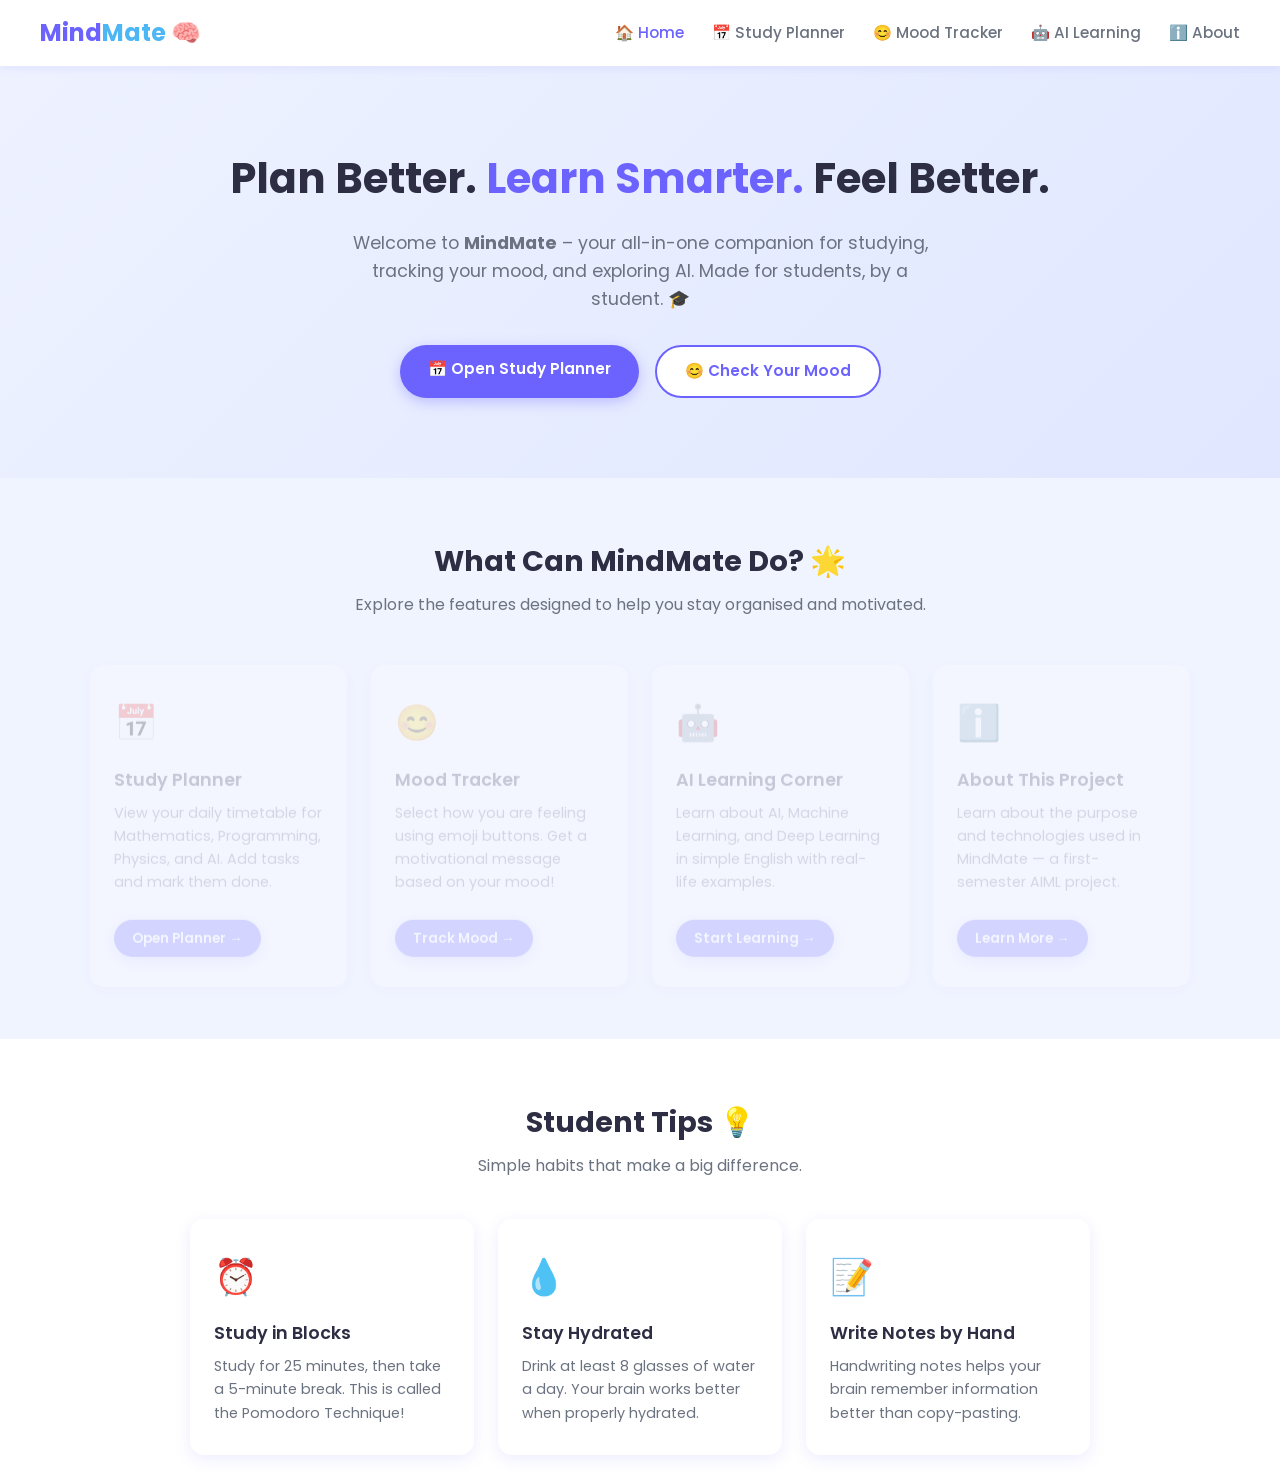
<file: index.html>
<!DOCTYPE html>
<html lang="en">
<head>
  <meta charset="UTF-8" />
  <meta name="viewport" content="width=device-width, initial-scale=1.0" />
  <meta http-equiv="refresh" content="0; url=mindmate/" />
  <title>MindMate</title>
</head>
<body>
  <p>Opening MindMate… If you are not redirected, <a href="mindmate/">open the website</a>.</p>
</body>
</html>
</file>
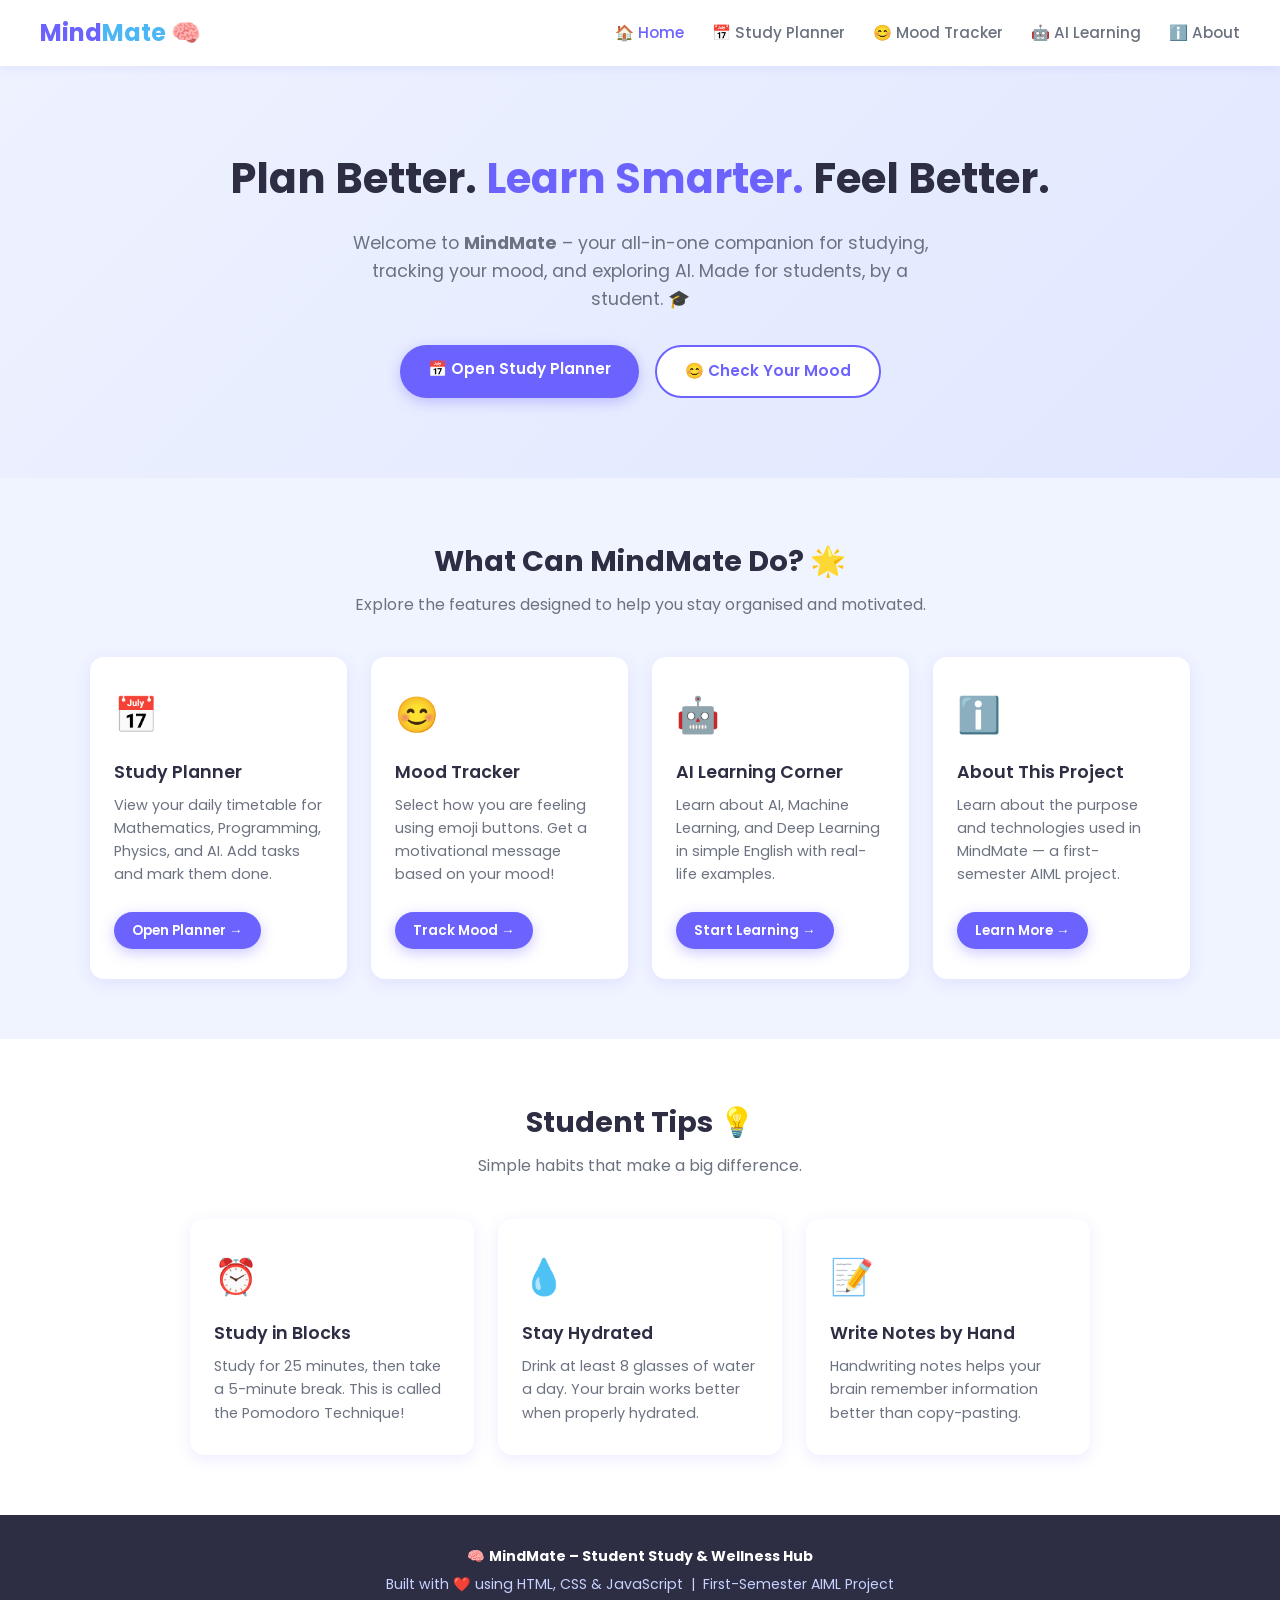
<file: mindmate/index.html>
<!DOCTYPE html>
<html lang="en">
<head>
  <meta charset="UTF-8" />
  <meta name="viewport" content="width=device-width, initial-scale=1.0" />
  <meta name="description" content="MindMate – Student study and wellness hub for AIML students." />
  <title>MindMate – Student Study & Wellness Hub</title>
  <link rel="stylesheet" href="css/style.css" />
</head>
<body>

  <nav class="navbar">
    <div class="nav-logo">Mind<span>Mate</span> 🧠</div>
    <div class="hamburger" id="hamburger">☰</div>
    <ul class="nav-links" id="nav-links">
      <li><a href="index.html" class="active">🏠 Home</a></li>
      <li><a href="planner.html">📅 Study Planner</a></li>
      <li><a href="mood.html">😊 Mood Tracker</a></li>
      <li><a href="ai-learning.html">🤖 AI Learning</a></li>
      <li><a href="about.html">ℹ️ About</a></li>
    </ul>
  </nav>

  <section class="hero">
    <h1>Plan Better. <span>Learn Smarter.</span> Feel Better.</h1>
    <p>Welcome to <strong>MindMate</strong> – your all-in-one companion for studying, tracking your mood, and exploring AI. Made for students, by a student. 🎓</p>
    <div class="hero-buttons">
      <a href="planner.html" class="btn btn-primary">📅 Open Study Planner</a>
      <a href="mood.html" class="btn btn-secondary">😊 Check Your Mood</a>
    </div>
  </section>

  <section class="section">
    <h2 class="section-title">What Can MindMate Do? 🌟</h2>
    <p class="section-subtitle">Explore the features designed to help you stay organised and motivated.</p>
    <div class="cards-grid">
      <div class="card fade-in">
        <div class="card-icon">📅</div>
        <h3>Study Planner</h3>
        <p>View your daily timetable for Mathematics, Programming, Physics, and AI. Add tasks and mark them done.</p>
        <br />
        <a href="planner.html" class="btn btn-primary btn-small">Open Planner →</a>
      </div>
      <div class="card fade-in">
        <div class="card-icon">😊</div>
        <h3>Mood Tracker</h3>
        <p>Select how you are feeling using emoji buttons. Get a motivational message based on your mood!</p>
        <br />
        <a href="mood.html" class="btn btn-primary btn-small">Track Mood →</a>
      </div>
      <div class="card fade-in">
        <div class="card-icon">🤖</div>
        <h3>AI Learning Corner</h3>
        <p>Learn about AI, Machine Learning, and Deep Learning in simple English with real-life examples.</p>
        <br />
        <a href="ai-learning.html" class="btn btn-primary btn-small">Start Learning →</a>
      </div>
      <div class="card fade-in">
        <div class="card-icon">ℹ️</div>
        <h3>About This Project</h3>
        <p>Learn about the purpose and technologies used in MindMate — a first-semester AIML project.</p>
        <br />
        <a href="about.html" class="btn btn-primary btn-small">Learn More →</a>
      </div>
    </div>
  </section>

  <section class="section" style="background:#fff;">
    <h2 class="section-title">Student Tips 💡</h2>
    <p class="section-subtitle">Simple habits that make a big difference.</p>
    <div class="cards-grid" style="max-width:900px;">
      <div class="card">
        <div class="card-icon">⏰</div>
        <h3>Study in Blocks</h3>
        <p>Study for 25 minutes, then take a 5-minute break. This is called the Pomodoro Technique!</p>
      </div>
      <div class="card">
        <div class="card-icon">💧</div>
        <h3>Stay Hydrated</h3>
        <p>Drink at least 8 glasses of water a day. Your brain works better when properly hydrated.</p>
      </div>
      <div class="card">
        <div class="card-icon">📝</div>
        <h3>Write Notes by Hand</h3>
        <p>Handwriting notes helps your brain remember information better than copy-pasting.</p>
      </div>
    </div>
  </section>

  <footer class="footer">
    <p>🧠 <strong>MindMate – Student Study & Wellness Hub</strong></p>
    <p style="margin-top:6px;">Built with ❤️ using HTML, CSS &amp; JavaScript &nbsp;|&nbsp; First-Semester AIML Project</p>
  </footer>

  <script src="js/script.js"></script>
</body>
</html>
</file>
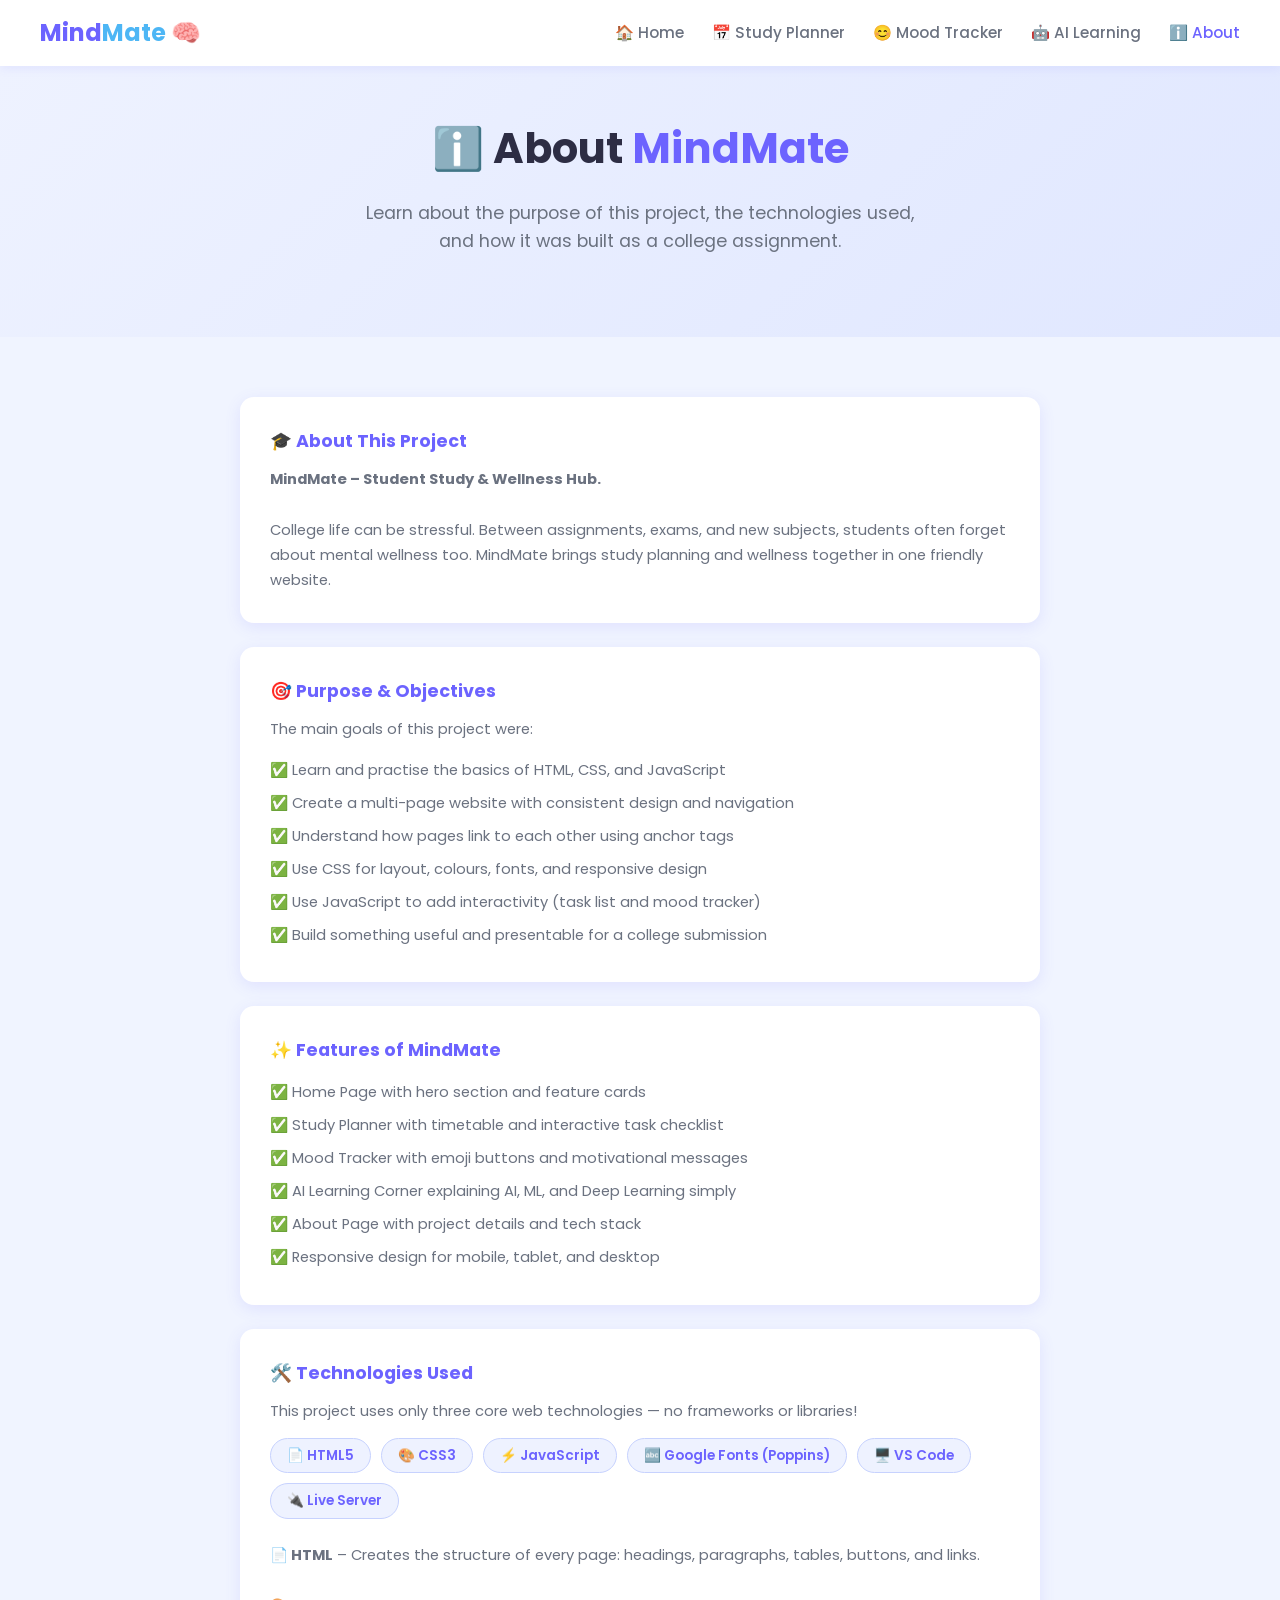
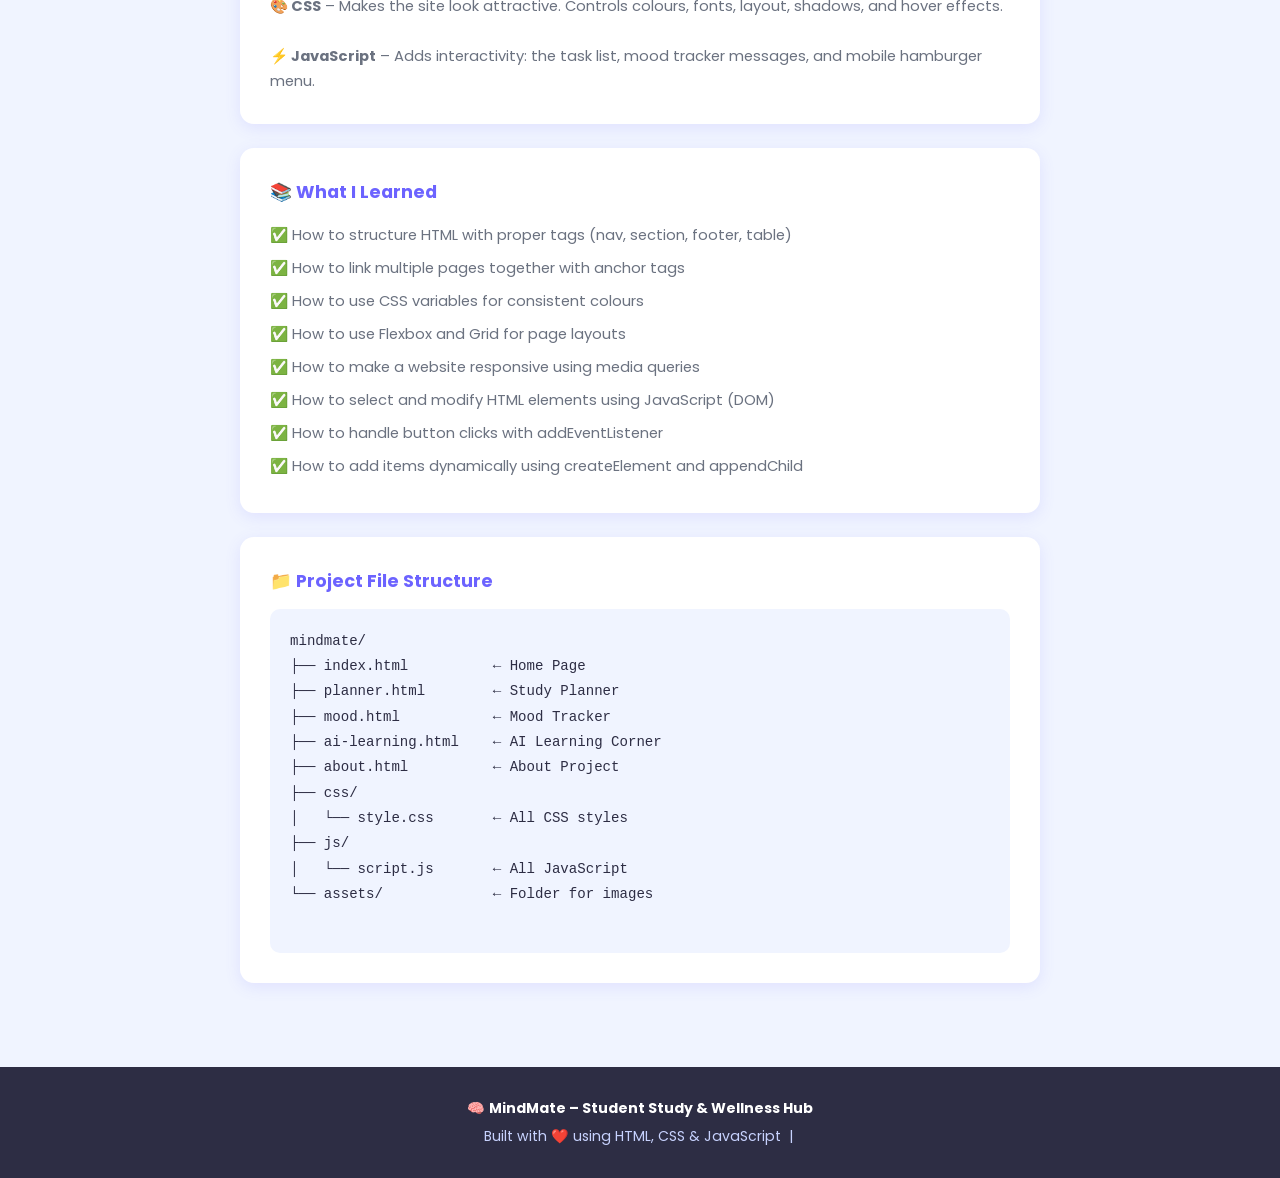
<file: mindmate/about.html>
<!DOCTYPE html>
<html lang="en">

<head>
  <meta charset="UTF-8" />
  <meta name="viewport" content="width=device-width, initial-scale=1.0" />
  <meta name="description" content="About MindMate – A first-semester AIML college project." />
  <title>About Project – MindMate</title>
  <link rel="stylesheet" href="css/style.css" />
</head>

<body>

  <nav class="navbar">
    <div class="nav-logo">Mind<span>Mate</span> 🧠</div>
    <div class="hamburger" id="hamburger">☰</div>
    <ul class="nav-links" id="nav-links">
      <li><a href="index.html">🏠 Home</a></li>
      <li><a href="planner.html">📅 Study Planner</a></li>
      <li><a href="mood.html">😊 Mood Tracker</a></li>
      <li><a href="ai-learning.html">🤖 AI Learning</a></li>
      <li><a href="about.html" class="active">ℹ️ About</a></li>
    </ul>
  </nav>

  <section class="hero" style="padding:50px 40px;">
    <h1>ℹ️ About <span>MindMate</span></h1>
    <p>Learn about the purpose of this project, the technologies used, and how it was built as a college assignment.</p>
  </section>

  <section class="section">
    <div class="about-container">

      <div class="about-block fade-in">
        <h3>🎓 About This Project</h3>
        <p><strong>MindMate – Student Study & Wellness Hub.</strong></p>
        <br />
        <p>College life can be stressful. Between assignments, exams, and new subjects, students often forget about
          mental wellness too. MindMate brings study planning and wellness together in one friendly website.</p>
      </div>

      <div class="about-block fade-in">
        <h3>🎯 Purpose & Objectives</h3>
        <p>The main goals of this project were:</p>
        <ul style="margin-top:12px;">
          <li>Learn and practise the basics of HTML, CSS, and JavaScript</li>
          <li>Create a multi-page website with consistent design and navigation</li>
          <li>Understand how pages link to each other using anchor tags</li>
          <li>Use CSS for layout, colours, fonts, and responsive design</li>
          <li>Use JavaScript to add interactivity (task list and mood tracker)</li>
          <li>Build something useful and presentable for a college submission</li>
        </ul>
      </div>

      <div class="about-block fade-in">
        <h3>✨ Features of MindMate</h3>
        <ul>
          <li>Home Page with hero section and feature cards</li>
          <li>Study Planner with timetable and interactive task checklist</li>
          <li>Mood Tracker with emoji buttons and motivational messages</li>
          <li>AI Learning Corner explaining AI, ML, and Deep Learning simply</li>
          <li>About Page with project details and tech stack</li>
          <li>Responsive design for mobile, tablet, and desktop</li>
        </ul>
      </div>

      <div class="about-block fade-in">
        <h3>🛠️ Technologies Used</h3>
        <p>This project uses only three core web technologies — no frameworks or libraries!</p>
        <div class="tech-pills">
          <span class="tech-pill">📄 HTML5</span>
          <span class="tech-pill">🎨 CSS3</span>
          <span class="tech-pill">⚡ JavaScript</span>
          <span class="tech-pill">🔤 Google Fonts (Poppins)</span>
          <span class="tech-pill">🖥️ VS Code</span>
          <span class="tech-pill">🔌 Live Server</span>
        </div>
        <div style="margin-top:24px;">
          <p><strong>📄 HTML</strong> – Creates the structure of every page: headings, paragraphs, tables, buttons, and
            links.</p>
          <br />
          <p><strong>🎨 CSS</strong> – Makes the site look attractive. Controls colours, fonts, layout, shadows, and
            hover effects.</p>
          <br />
          <p><strong>⚡ JavaScript</strong> – Adds interactivity: the task list, mood tracker messages, and mobile
            hamburger menu.</p>
        </div>
      </div>

      <div class="about-block fade-in">
        <h3>📚 What I Learned</h3>
        <ul>
          <li>How to structure HTML with proper tags (nav, section, footer, table)</li>
          <li>How to link multiple pages together with anchor tags</li>
          <li>How to use CSS variables for consistent colours</li>
          <li>How to use Flexbox and Grid for page layouts</li>
          <li>How to make a website responsive using media queries</li>
          <li>How to select and modify HTML elements using JavaScript (DOM)</li>
          <li>How to handle button clicks with addEventListener</li>
          <li>How to add items dynamically using createElement and appendChild</li>
        </ul>
      </div>

      <div class="about-block fade-in">
        <h3>📁 Project File Structure</h3>
        <pre
          style="background:#f0f4ff; border-radius:10px; padding:20px; margin-top:14px; font-family:'Courier New',monospace; font-size:0.88rem; line-height:1.8; overflow-x:auto;">
mindmate/
├── index.html          ← Home Page
├── planner.html        ← Study Planner
├── mood.html           ← Mood Tracker
├── ai-learning.html    ← AI Learning Corner
├── about.html          ← About Project
├── css/
│   └── style.css       ← All CSS styles
├── js/
│   └── script.js       ← All JavaScript
└── assets/             ← Folder for images
        </pre>
      </div>



  </section>

  <footer class="footer">
    <p>🧠 <strong>MindMate – Student Study & Wellness Hub</strong></p>
    <p style="margin-top:6px;">Built with ❤️ using HTML, CSS &amp; JavaScript &nbsp;|&nbsp;
    </p>
  </footer>

  <script src="js/script.js"></script>
</body>

</html>
</file>
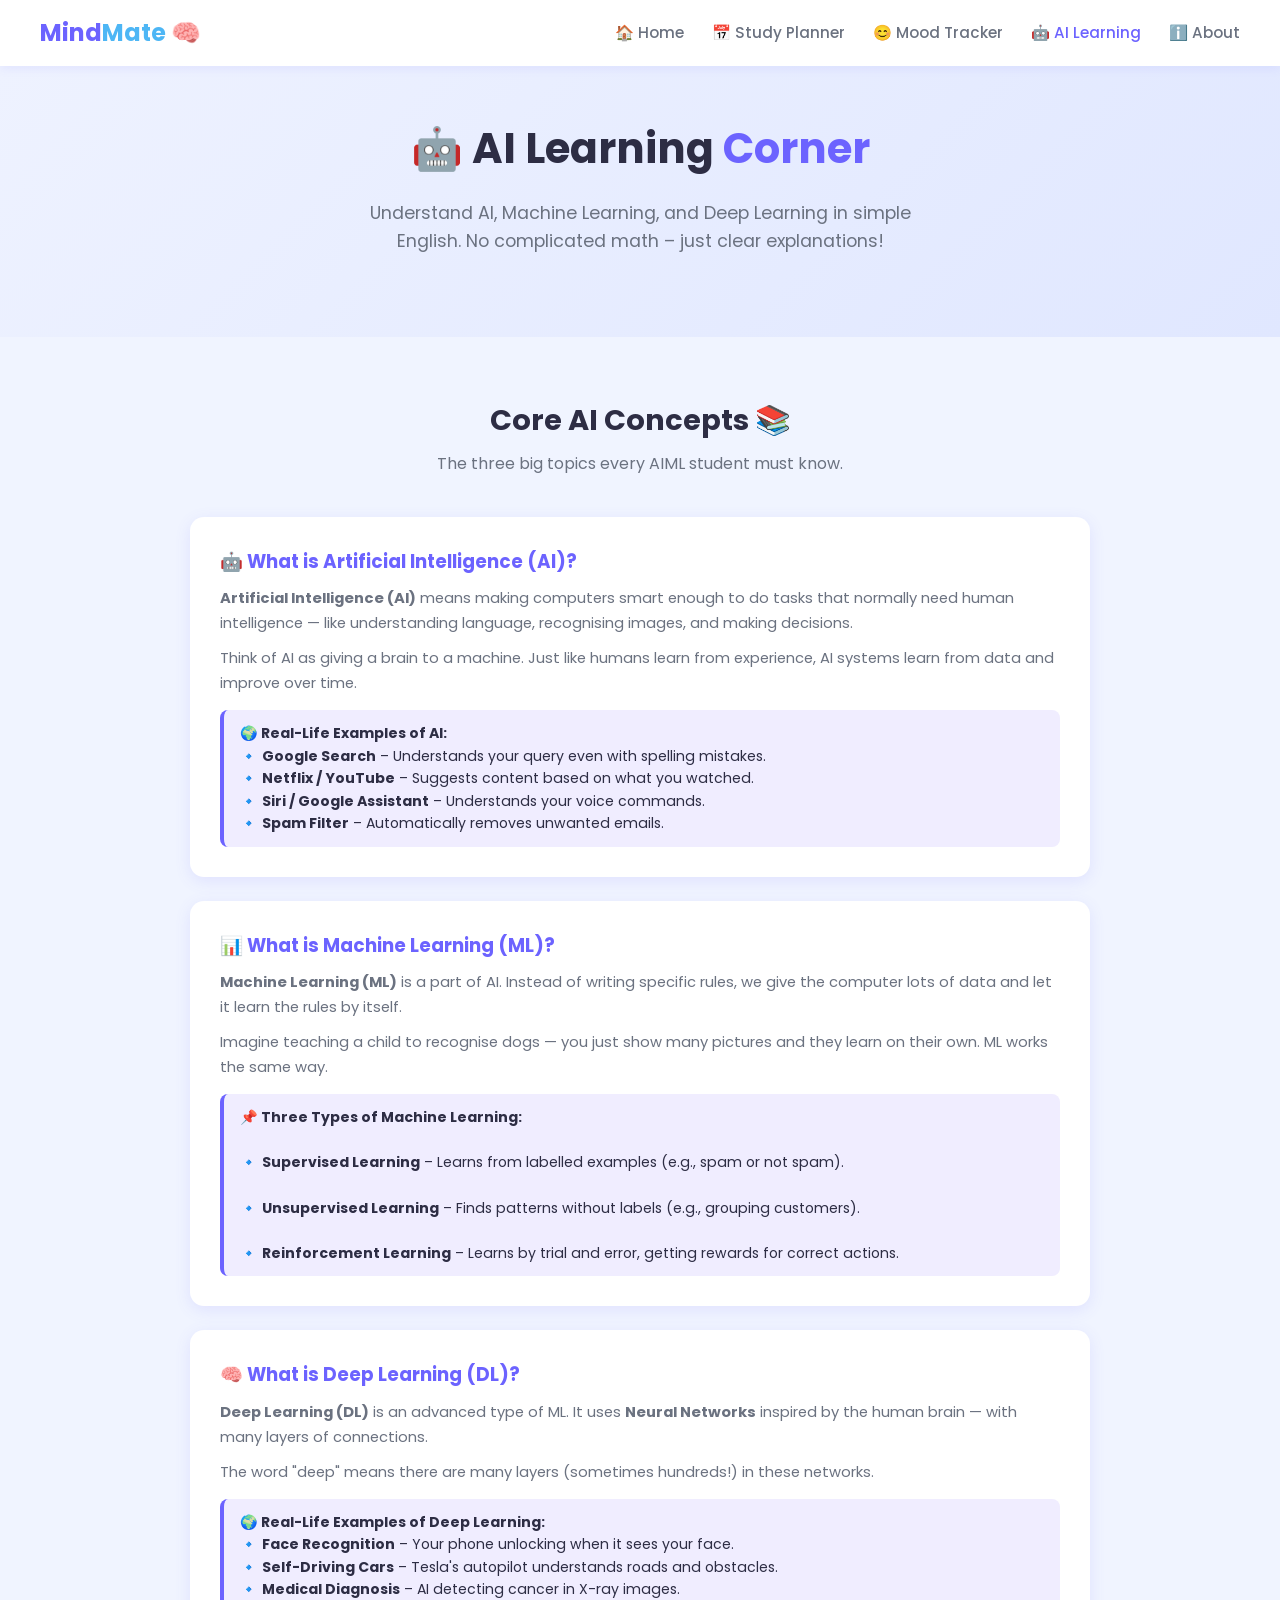
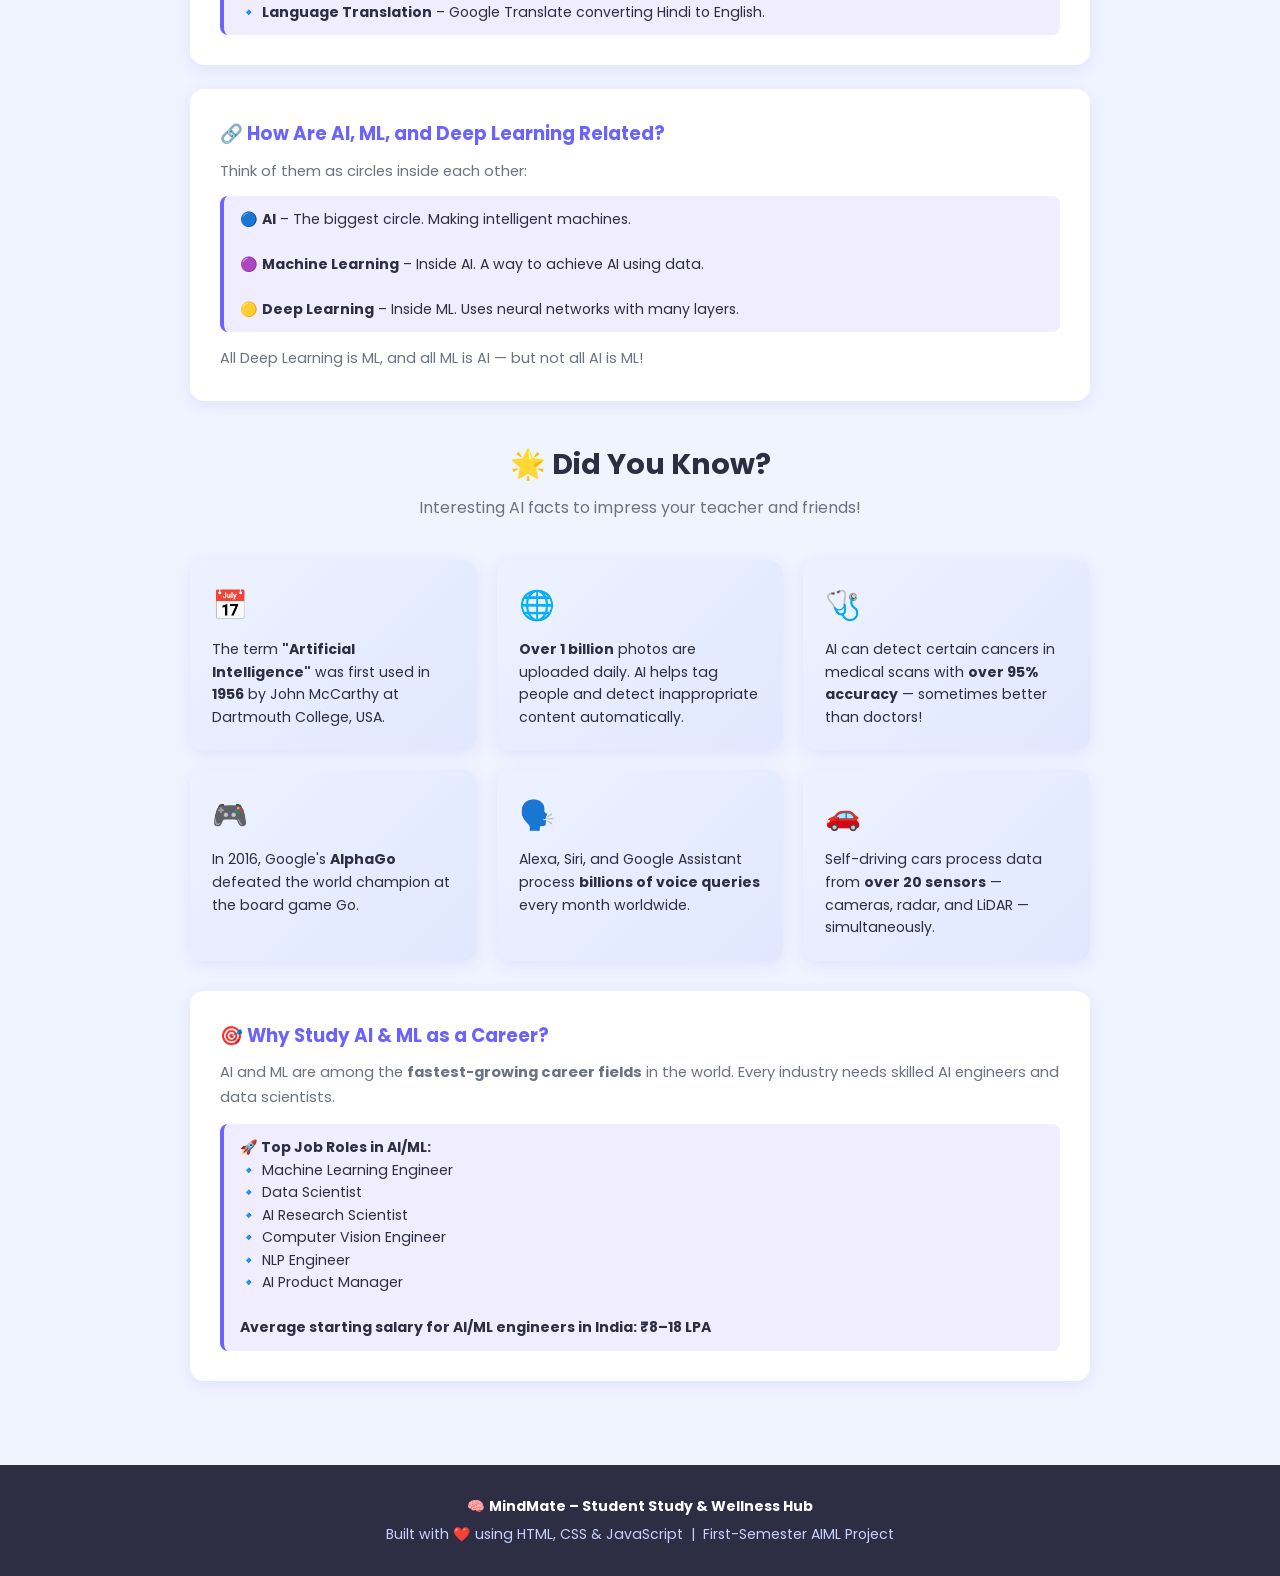
<file: mindmate/ai-learning.html>
<!DOCTYPE html>
<html lang="en">
<head>
  <meta charset="UTF-8" />
  <meta name="viewport" content="width=device-width, initial-scale=1.0" />
  <meta name="description" content="MindMate AI Learning Corner – Learn about AI, ML, and Deep Learning in simple English." />
  <title>AI Learning Corner – MindMate</title>
  <link rel="stylesheet" href="css/style.css" />
</head>
<body>

  <nav class="navbar">
    <div class="nav-logo">Mind<span>Mate</span> 🧠</div>
    <div class="hamburger" id="hamburger">☰</div>
    <ul class="nav-links" id="nav-links">
      <li><a href="index.html">🏠 Home</a></li>
      <li><a href="planner.html">📅 Study Planner</a></li>
      <li><a href="mood.html">😊 Mood Tracker</a></li>
      <li><a href="ai-learning.html" class="active">🤖 AI Learning</a></li>
      <li><a href="about.html">ℹ️ About</a></li>
    </ul>
  </nav>

  <section class="hero" style="padding:50px 40px;">
    <h1>🤖 AI Learning <span>Corner</span></h1>
    <p>Understand AI, Machine Learning, and Deep Learning in simple English. No complicated math – just clear explanations!</p>
  </section>

  <section class="section">
    <div class="ai-container">

      <h2 class="section-title">Core AI Concepts 📚</h2>
      <p class="section-subtitle">The three big topics every AIML student must know.</p>

      <div class="ai-topic">
        <h3>🤖 What is Artificial Intelligence (AI)?</h3>
        <p><strong>Artificial Intelligence (AI)</strong> means making computers smart enough to do tasks that normally need human intelligence — like understanding language, recognising images, and making decisions.</p>
        <p style="margin-top:10px;">Think of AI as giving a brain to a machine. Just like humans learn from experience, AI systems learn from data and improve over time.</p>
        <div class="example-box">
          <strong>🌍 Real-Life Examples of AI:</strong><br />
          🔹 <strong>Google Search</strong> – Understands your query even with spelling mistakes.<br />
          🔹 <strong>Netflix / YouTube</strong> – Suggests content based on what you watched.<br />
          🔹 <strong>Siri / Google Assistant</strong> – Understands your voice commands.<br />
          🔹 <strong>Spam Filter</strong> – Automatically removes unwanted emails.
        </div>
      </div>

      <div class="ai-topic">
        <h3>📊 What is Machine Learning (ML)?</h3>
        <p><strong>Machine Learning (ML)</strong> is a part of AI. Instead of writing specific rules, we give the computer lots of data and let it learn the rules by itself.</p>
        <p style="margin-top:10px;">Imagine teaching a child to recognise dogs — you just show many pictures and they learn on their own. ML works the same way.</p>
        <div class="example-box">
          <strong>📌 Three Types of Machine Learning:</strong><br /><br />
          🔹 <strong>Supervised Learning</strong> – Learns from labelled examples (e.g., spam or not spam).<br /><br />
          🔹 <strong>Unsupervised Learning</strong> – Finds patterns without labels (e.g., grouping customers).<br /><br />
          🔹 <strong>Reinforcement Learning</strong> – Learns by trial and error, getting rewards for correct actions.
        </div>
      </div>

      <div class="ai-topic">
        <h3>🧠 What is Deep Learning (DL)?</h3>
        <p><strong>Deep Learning (DL)</strong> is an advanced type of ML. It uses <strong>Neural Networks</strong> inspired by the human brain — with many layers of connections.</p>
        <p style="margin-top:10px;">The word "deep" means there are many layers (sometimes hundreds!) in these networks.</p>
        <div class="example-box">
          <strong>🌍 Real-Life Examples of Deep Learning:</strong><br />
          🔹 <strong>Face Recognition</strong> – Your phone unlocking when it sees your face.<br />
          🔹 <strong>Self-Driving Cars</strong> – Tesla's autopilot understands roads and obstacles.<br />
          🔹 <strong>Medical Diagnosis</strong> – AI detecting cancer in X-ray images.<br />
          🔹 <strong>Language Translation</strong> – Google Translate converting Hindi to English.
        </div>
      </div>

      <div class="ai-topic">
        <h3>🔗 How Are AI, ML, and Deep Learning Related?</h3>
        <p>Think of them as circles inside each other:</p>
        <div class="example-box" style="margin-top:12px;">
          🔵 <strong>AI</strong> – The biggest circle. Making intelligent machines.<br /><br />
          🟣 <strong>Machine Learning</strong> – Inside AI. A way to achieve AI using data.<br /><br />
          🟡 <strong>Deep Learning</strong> – Inside ML. Uses neural networks with many layers.
        </div>
        <p style="margin-top:14px; font-size:0.9rem; color:var(--gray);">All Deep Learning is ML, and all ML is AI — but not all AI is ML!</p>
      </div>

      <h2 class="section-title" style="margin-top:40px;">🌟 Did You Know?</h2>
      <p class="section-subtitle">Interesting AI facts to impress your teacher and friends!</p>

      <div class="did-you-know">
        <div class="fact-card">
          <div class="fact-icon">📅</div>
          <p>The term <strong>"Artificial Intelligence"</strong> was first used in <strong>1956</strong> by John McCarthy at Dartmouth College, USA.</p>
        </div>
        <div class="fact-card">
          <div class="fact-icon">🌐</div>
          <p><strong>Over 1 billion</strong> photos are uploaded daily. AI helps tag people and detect inappropriate content automatically.</p>
        </div>
        <div class="fact-card">
          <div class="fact-icon">🩺</div>
          <p>AI can detect certain cancers in medical scans with <strong>over 95% accuracy</strong> — sometimes better than doctors!</p>
        </div>
        <div class="fact-card">
          <div class="fact-icon">🎮</div>
          <p>In 2016, Google's <strong>AlphaGo</strong> defeated the world champion at the board game Go.</p>
        </div>
        <div class="fact-card">
          <div class="fact-icon">🗣️</div>
          <p>Alexa, Siri, and Google Assistant process <strong>billions of voice queries</strong> every month worldwide.</p>
        </div>
        <div class="fact-card">
          <div class="fact-icon">🚗</div>
          <p>Self-driving cars process data from <strong>over 20 sensors</strong> — cameras, radar, and LiDAR — simultaneously.</p>
        </div>
      </div>

      <div class="ai-topic" style="margin-top:30px;">
        <h3>🎯 Why Study AI & ML as a Career?</h3>
        <p>AI and ML are among the <strong>fastest-growing career fields</strong> in the world. Every industry needs skilled AI engineers and data scientists.</p>
        <div class="example-box" style="margin-top:14px;">
          <strong>🚀 Top Job Roles in AI/ML:</strong><br />
          🔹 Machine Learning Engineer<br />
          🔹 Data Scientist<br />
          🔹 AI Research Scientist<br />
          🔹 Computer Vision Engineer<br />
          🔹 NLP Engineer<br />
          🔹 AI Product Manager<br /><br />
          <strong>Average starting salary for AI/ML engineers in India: ₹8–18 LPA</strong>
        </div>
      </div>

    </div>
  </section>

  <footer class="footer">
    <p>🧠 <strong>MindMate – Student Study & Wellness Hub</strong></p>
    <p style="margin-top:6px;">Built with ❤️ using HTML, CSS &amp; JavaScript &nbsp;|&nbsp; First-Semester AIML Project</p>
  </footer>

  <script src="js/script.js"></script>
</body>
</html>
</file>
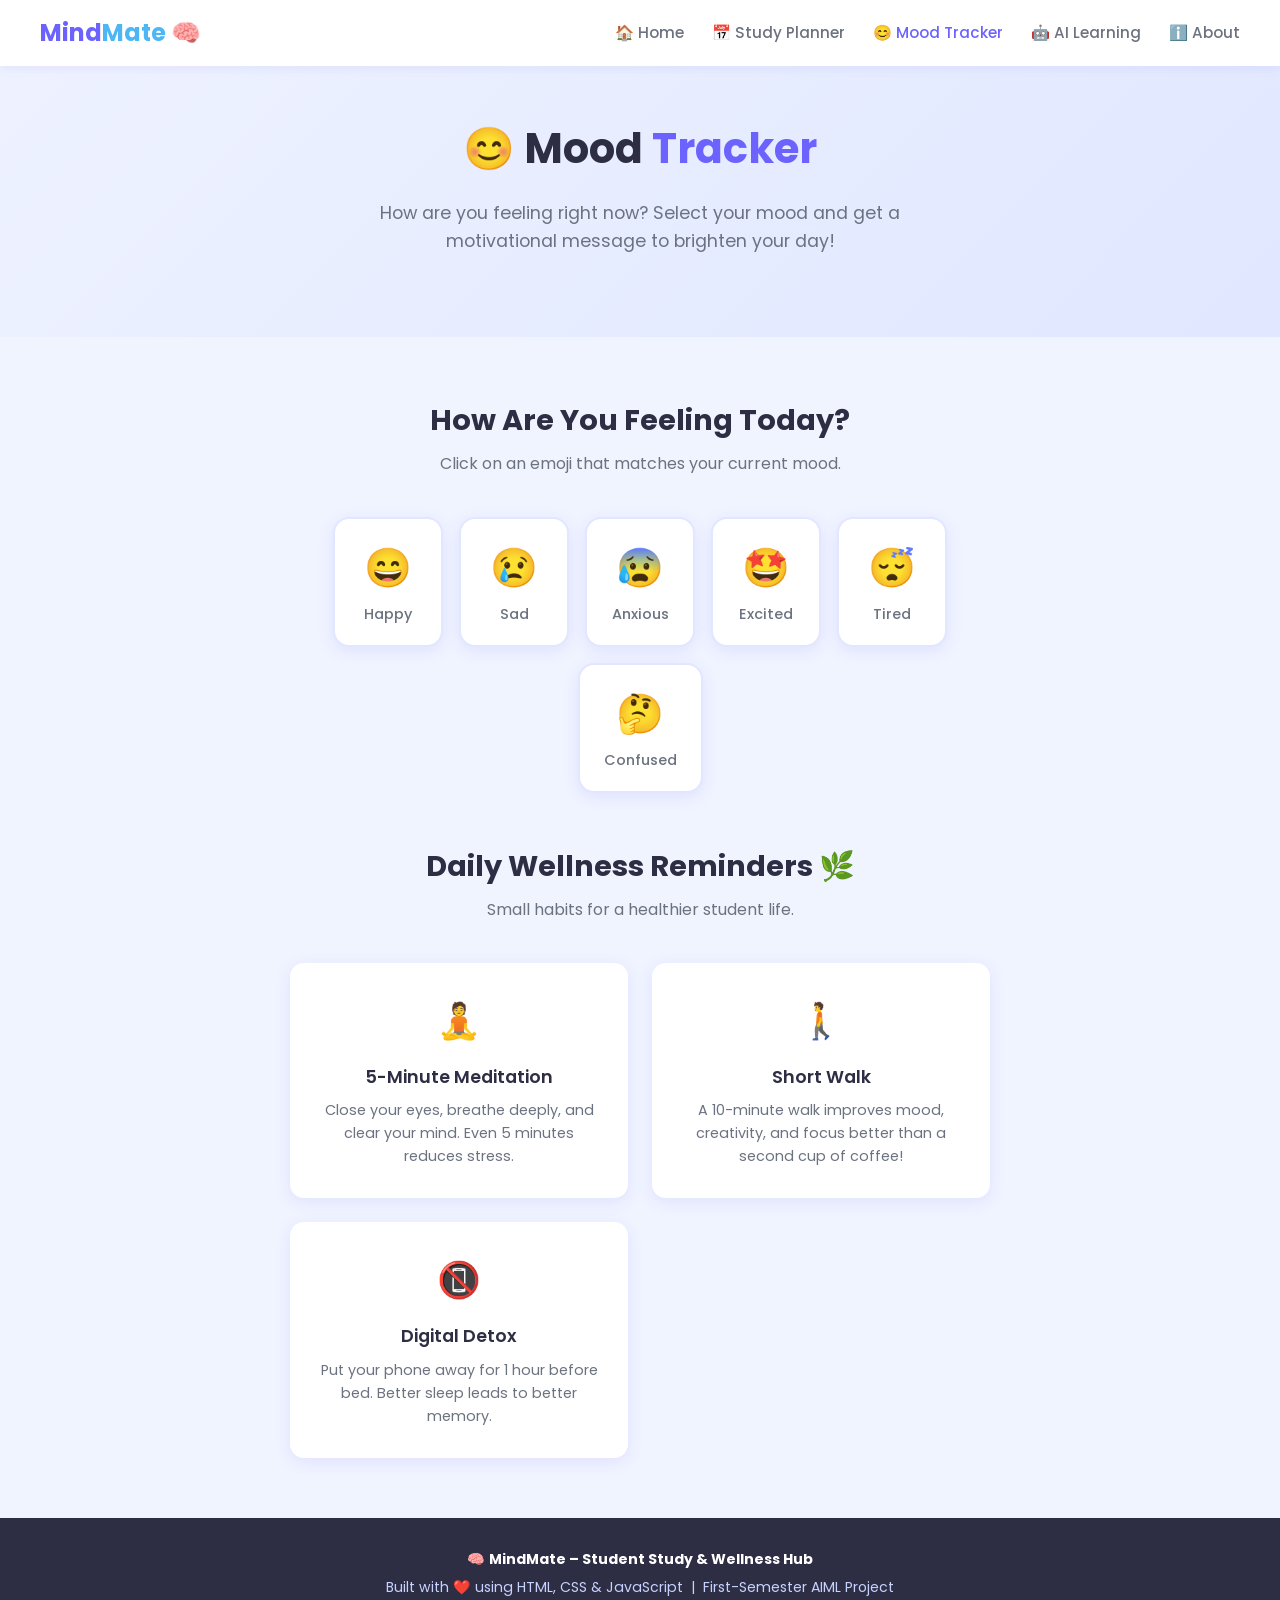
<file: mindmate/mood.html>
<!DOCTYPE html>
<html lang="en">
<head>
  <meta charset="UTF-8" />
  <meta name="viewport" content="width=device-width, initial-scale=1.0" />
  <meta name="description" content="MindMate Mood Tracker – Select your mood and get a motivational message." />
  <title>Mood Tracker – MindMate</title>
  <link rel="stylesheet" href="css/style.css" />
</head>
<body>

  <nav class="navbar">
    <div class="nav-logo">Mind<span>Mate</span> 🧠</div>
    <div class="hamburger" id="hamburger">☰</div>
    <ul class="nav-links" id="nav-links">
      <li><a href="index.html">🏠 Home</a></li>
      <li><a href="planner.html">📅 Study Planner</a></li>
      <li><a href="mood.html" class="active">😊 Mood Tracker</a></li>
      <li><a href="ai-learning.html">🤖 AI Learning</a></li>
      <li><a href="about.html">ℹ️ About</a></li>
    </ul>
  </nav>

  <section class="hero" style="padding:50px 40px;">
    <h1>😊 Mood <span>Tracker</span></h1>
    <p>How are you feeling right now? Select your mood and get a motivational message to brighten your day!</p>
  </section>

  <section class="section">
    <div class="mood-container">

      <h2 class="section-title">How Are You Feeling Today?</h2>
      <p class="section-subtitle">Click on an emoji that matches your current mood.</p>

      <!-- Mood buttons – each has a data-mood value used by JavaScript -->
      <div class="mood-grid">
        <button class="mood-btn" data-mood="happy">
          <span class="mood-emoji">😄</span>Happy
        </button>
        <button class="mood-btn" data-mood="sad">
          <span class="mood-emoji">😢</span>Sad
        </button>
        <button class="mood-btn" data-mood="anxious">
          <span class="mood-emoji">😰</span>Anxious
        </button>
        <button class="mood-btn" data-mood="excited">
          <span class="mood-emoji">🤩</span>Excited
        </button>
        <button class="mood-btn" data-mood="tired">
          <span class="mood-emoji">😴</span>Tired
        </button>
        <button class="mood-btn" data-mood="confused">
          <span class="mood-emoji">🤔</span>Confused
        </button>
      </div>

      <!-- Message box – hidden by default, shown by JavaScript when a mood is clicked -->
      <div class="mood-message" id="mood-message">
        <h3 id="mood-msg-title"></h3>
        <p id="mood-msg-text"></p>
      </div>

      <div style="margin-top:50px;">
        <h2 class="section-title">Daily Wellness Reminders 🌿</h2>
        <p class="section-subtitle">Small habits for a healthier student life.</p>
        <div class="cards-grid" style="max-width:750px; margin:0 auto;">
          <div class="card">
            <div class="card-icon">🧘</div>
            <h3>5-Minute Meditation</h3>
            <p>Close your eyes, breathe deeply, and clear your mind. Even 5 minutes reduces stress.</p>
          </div>
          <div class="card">
            <div class="card-icon">🚶</div>
            <h3>Short Walk</h3>
            <p>A 10-minute walk improves mood, creativity, and focus better than a second cup of coffee!</p>
          </div>
          <div class="card">
            <div class="card-icon">📵</div>
            <h3>Digital Detox</h3>
            <p>Put your phone away for 1 hour before bed. Better sleep leads to better memory.</p>
          </div>
        </div>
      </div>

    </div>
  </section>

  <footer class="footer">
    <p>🧠 <strong>MindMate – Student Study & Wellness Hub</strong></p>
    <p style="margin-top:6px;">Built with ❤️ using HTML, CSS &amp; JavaScript &nbsp;|&nbsp; First-Semester AIML Project</p>
  </footer>

  <script src="js/script.js"></script>
</body>
</html>
</file>
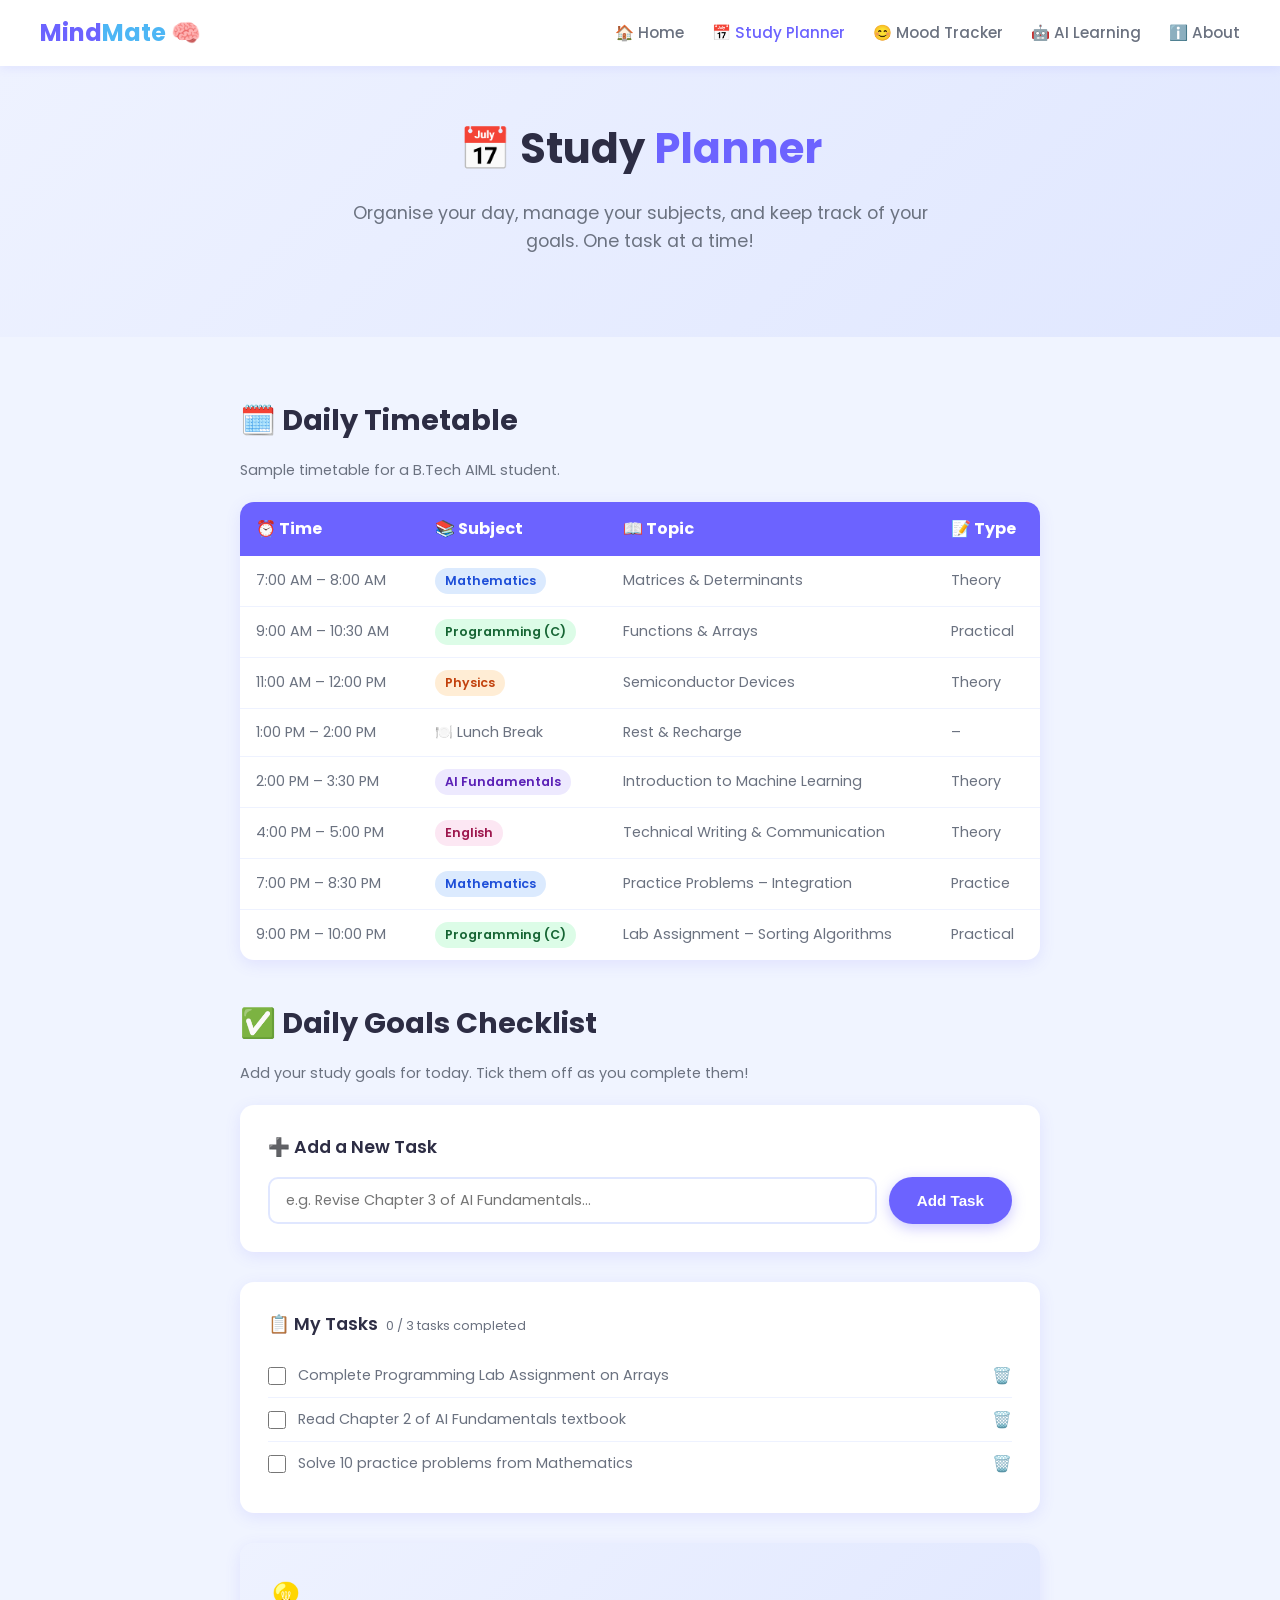
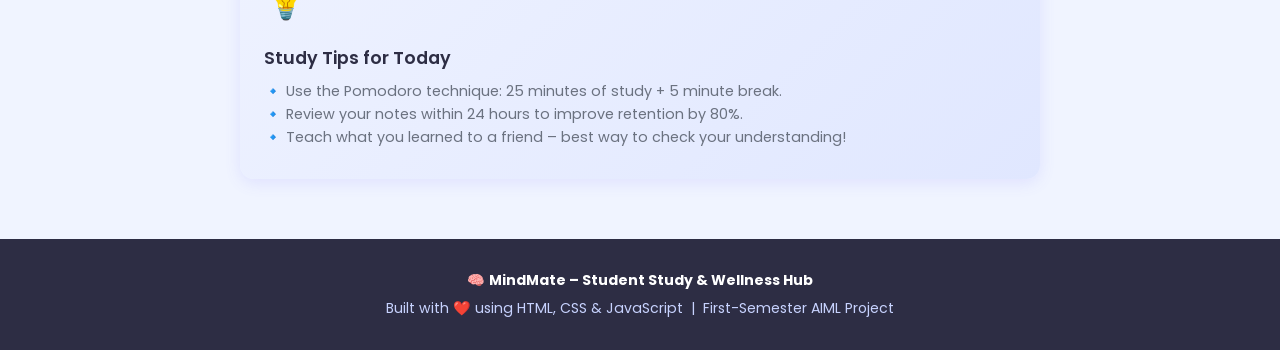
<file: mindmate/planner.html>
<!DOCTYPE html>
<html lang="en">
<head>
  <meta charset="UTF-8" />
  <meta name="viewport" content="width=device-width, initial-scale=1.0" />
  <meta name="description" content="MindMate Study Planner – Manage your daily timetable and goals." />
  <title>Study Planner – MindMate</title>
  <link rel="stylesheet" href="css/style.css" />
</head>
<body>

  <nav class="navbar">
    <div class="nav-logo">Mind<span>Mate</span> 🧠</div>
    <div class="hamburger" id="hamburger">☰</div>
    <ul class="nav-links" id="nav-links">
      <li><a href="index.html">🏠 Home</a></li>
      <li><a href="planner.html" class="active">📅 Study Planner</a></li>
      <li><a href="mood.html">😊 Mood Tracker</a></li>
      <li><a href="ai-learning.html">🤖 AI Learning</a></li>
      <li><a href="about.html">ℹ️ About</a></li>
    </ul>
  </nav>

  <section class="hero" style="padding:50px 40px;">
    <h1>📅 Study <span>Planner</span></h1>
    <p>Organise your day, manage your subjects, and keep track of your goals. One task at a time!</p>
  </section>

  <section class="section">
    <div class="planner-container">

      <h2 class="section-title" style="text-align:left; margin-bottom:16px;">🗓️ Daily Timetable</h2>
      <p style="color:var(--gray); font-size:0.9rem; margin-bottom:20px;">
        Sample timetable for a B.Tech AIML student.
      </p>

      <table class="timetable">
        <thead>
          <tr>
            <th>⏰ Time</th>
            <th>📚 Subject</th>
            <th>📖 Topic</th>
            <th>📝 Type</th>
          </tr>
        </thead>
        <tbody>
          <tr>
            <td>7:00 AM – 8:00 AM</td>
            <td><span class="badge badge-blue">Mathematics</span></td>
            <td>Matrices & Determinants</td>
            <td>Theory</td>
          </tr>
          <tr>
            <td>9:00 AM – 10:30 AM</td>
            <td><span class="badge badge-green">Programming (C)</span></td>
            <td>Functions & Arrays</td>
            <td>Practical</td>
          </tr>
          <tr>
            <td>11:00 AM – 12:00 PM</td>
            <td><span class="badge badge-orange">Physics</span></td>
            <td>Semiconductor Devices</td>
            <td>Theory</td>
          </tr>
          <tr>
            <td>1:00 PM – 2:00 PM</td>
            <td>🍽️ Lunch Break</td>
            <td>Rest & Recharge</td>
            <td>–</td>
          </tr>
          <tr>
            <td>2:00 PM – 3:30 PM</td>
            <td><span class="badge badge-purple">AI Fundamentals</span></td>
            <td>Introduction to Machine Learning</td>
            <td>Theory</td>
          </tr>
          <tr>
            <td>4:00 PM – 5:00 PM</td>
            <td><span class="badge badge-pink">English</span></td>
            <td>Technical Writing & Communication</td>
            <td>Theory</td>
          </tr>
          <tr>
            <td>7:00 PM – 8:30 PM</td>
            <td><span class="badge badge-blue">Mathematics</span></td>
            <td>Practice Problems – Integration</td>
            <td>Practice</td>
          </tr>
          <tr>
            <td>9:00 PM – 10:00 PM</td>
            <td><span class="badge badge-green">Programming (C)</span></td>
            <td>Lab Assignment – Sorting Algorithms</td>
            <td>Practical</td>
          </tr>
        </tbody>
      </table>

      <h2 class="section-title" style="text-align:left; margin-bottom:16px;">✅ Daily Goals Checklist</h2>
      <p style="color:var(--gray); font-size:0.9rem; margin-bottom:20px;">
        Add your study goals for today. Tick them off as you complete them!
      </p>

      <div class="task-input-area">
        <h3>➕ Add a New Task</h3>
        <div class="input-row">
          <input type="text" id="task-input" placeholder="e.g. Revise Chapter 3 of AI Fundamentals..." />
          <button class="btn btn-primary" id="add-task-btn">Add Task</button>
        </div>
      </div>

      <div class="task-list">
        <h3>📋 My Tasks &nbsp;<small id="task-counter" style="color:var(--gray); font-size:0.8rem; font-weight:400;">0 / 0 tasks completed</small></h3>
        <ul id="task-list-ul">
          <li class="task-item">
            <input type="checkbox" onchange="toggleDone(this)" />
            <span>Complete Programming Lab Assignment on Arrays</span>
            <button class="task-delete" onclick="deleteTask(this)">🗑️</button>
          </li>
          <li class="task-item">
            <input type="checkbox" onchange="toggleDone(this)" />
            <span>Read Chapter 2 of AI Fundamentals textbook</span>
            <button class="task-delete" onclick="deleteTask(this)">🗑️</button>
          </li>
          <li class="task-item">
            <input type="checkbox" onchange="toggleDone(this)" />
            <span>Solve 10 practice problems from Mathematics</span>
            <button class="task-delete" onclick="deleteTask(this)">🗑️</button>
          </li>
        </ul>
      </div>

      <div class="card" style="margin-top:30px; background:linear-gradient(135deg,#eef2ff,#e0e7ff);">
        <div class="card-icon">💡</div>
        <h3>Study Tips for Today</h3>
        <p>
          🔹 Use the Pomodoro technique: 25 minutes of study + 5 minute break.<br />
          🔹 Review your notes within 24 hours to improve retention by 80%.<br />
          🔹 Teach what you learned to a friend – best way to check your understanding!
        </p>
      </div>

    </div>
  </section>

  <footer class="footer">
    <p>🧠 <strong>MindMate – Student Study & Wellness Hub</strong></p>
    <p style="margin-top:6px;">Built with ❤️ using HTML, CSS &amp; JavaScript &nbsp;|&nbsp; First-Semester AIML Project</p>
  </footer>

  <script src="js/script.js"></script>
  <script>
    window.addEventListener('load', function () { updateCounter(); });
  </script>

</body>
</html>
</file>
<file: mindmate/css/style.css>
/* MindMate - style.css | Author: AIML Student */

/* Google Font */
@import url('https://fonts.googleapis.com/css2?family=Poppins:wght@400;500;600;700&display=swap');

/* Color variables - change these to update whole site */
:root {
  --purple: #6c63ff;
  --blue: #4db6f5;
  --bg: #f0f4ff;
  --white: #ffffff;
  --dark: #2d2d44;
  --gray: #6b7280;
  --shadow: 0 4px 16px rgba(108, 99, 255, 0.12);
  --radius: 14px;
}

/* Reset - remove default margin/padding from all elements */
* { margin: 0; padding: 0; box-sizing: border-box; }

body {
  font-family: 'Poppins', sans-serif;
  background: var(--bg);
  color: var(--dark);
  line-height: 1.6;
}

a { text-decoration: none; color: inherit; }
ul { list-style: none; }

/* ---- Navbar ---- */
.navbar {
  background: var(--white);
  padding: 14px 40px;
  display: flex;
  justify-content: space-between;
  align-items: center;
  box-shadow: 0 2px 10px rgba(108, 99, 255, 0.1);
  position: sticky;
  top: 0;
  z-index: 100;
}

.nav-logo { font-size: 1.5rem; font-weight: 700; color: var(--purple); }
.nav-logo span { color: var(--blue); }

.nav-links { display: flex; gap: 28px; }
.nav-links a { font-size: 0.95rem; font-weight: 500; color: var(--gray); transition: color 0.3s; }
.nav-links a:hover,
.nav-links a.active { color: var(--purple); }

/* Hamburger - shows on mobile */
.hamburger { display: none; font-size: 1.6rem; cursor: pointer; color: var(--purple); }

/* ---- Hero Section ---- */
.hero {
  background: linear-gradient(135deg, #eef2ff, #e0e7ff);
  padding: 80px 40px;
  text-align: center;
}
.hero h1 { font-size: 2.6rem; font-weight: 700; margin-bottom: 16px; }
.hero h1 span { color: var(--purple); }
.hero p { font-size: 1.1rem; color: var(--gray); max-width: 580px; margin: 0 auto 32px; }

/* ---- Buttons ---- */
.btn {
  display: inline-block;
  padding: 12px 28px;
  border-radius: 50px;
  font-size: 0.95rem;
  font-weight: 600;
  cursor: pointer;
  border: none;
  transition: transform 0.3s, box-shadow 0.3s;
}
.btn-primary { background: var(--purple); color: #fff; box-shadow: 0 4px 14px rgba(108,99,255,0.35); }
.btn-primary:hover { transform: translateY(-2px); box-shadow: 0 6px 20px rgba(108,99,255,0.45); }
.btn-secondary { background: var(--white); color: var(--purple); border: 2px solid var(--purple); }
.btn-secondary:hover { background: var(--purple); color: #fff; transform: translateY(-2px); }
.btn-small { padding: 8px 18px; font-size: 0.85rem; }

.hero-buttons { display: flex; gap: 16px; justify-content: center; flex-wrap: wrap; }

/* ---- Section ---- */
.section { padding: 60px 40px; }
.section-title { text-align: center; font-size: 1.8rem; font-weight: 700; margin-bottom: 8px; }
.section-subtitle { text-align: center; color: var(--gray); font-size: 1rem; margin-bottom: 40px; }

/* ---- Cards ---- */
.cards-grid {
  display: grid;
  grid-template-columns: repeat(auto-fit, minmax(240px, 1fr));
  gap: 24px;
  max-width: 1100px;
  margin: 0 auto;
}
.card {
  background: var(--white);
  border-radius: var(--radius);
  padding: 30px 24px;
  box-shadow: var(--shadow);
  transition: transform 0.3s, box-shadow 0.3s;
}
.card:hover { transform: translateY(-5px); box-shadow: 0 8px 24px rgba(108,99,255,0.18); }
.card-icon { font-size: 2.2rem; margin-bottom: 14px; }
.card h3 { font-size: 1.1rem; font-weight: 600; margin-bottom: 8px; }
.card p { font-size: 0.9rem; color: var(--gray); }

/* ---- Planner - Timetable ---- */
.planner-container { max-width: 800px; margin: 0 auto; }

.timetable { width: 100%; border-collapse: collapse; margin-bottom: 40px; background: var(--white); border-radius: var(--radius); overflow: hidden; box-shadow: var(--shadow); }
.timetable th { background: var(--purple); color: #fff; padding: 14px 16px; text-align: left; }
.timetable td { padding: 12px 16px; border-bottom: 1px solid #eef2ff; font-size: 0.9rem; color: var(--gray); }
.timetable tr:last-child td { border-bottom: none; }
.timetable tr:hover td { background: #f5f3ff; }

/* Subject colour badges */
.badge { display: inline-block; padding: 3px 10px; border-radius: 50px; font-size: 0.78rem; font-weight: 600; }
.badge-blue   { background: #dbeafe; color: #1d4ed8; }
.badge-purple { background: #ede9fe; color: #5b21b6; }
.badge-green  { background: #dcfce7; color: #166534; }
.badge-pink   { background: #fce7f3; color: #9d174d; }
.badge-orange { background: #ffedd5; color: #c2410c; }

/* Task input box */
.task-input-area { background: var(--white); border-radius: var(--radius); padding: 28px; box-shadow: var(--shadow); margin-bottom: 30px; }
.task-input-area h3 { font-size: 1.1rem; font-weight: 600; margin-bottom: 16px; }
.input-row { display: flex; gap: 12px; flex-wrap: wrap; }
.input-row input {
  flex: 1; min-width: 180px;
  padding: 11px 16px;
  border: 2px solid #e0e7ff;
  border-radius: 10px;
  font-family: 'Poppins', sans-serif;
  font-size: 0.9rem;
  outline: none;
}
.input-row input:focus { border-color: var(--purple); }

/* Task list */
.task-list { background: var(--white); border-radius: var(--radius); padding: 28px; box-shadow: var(--shadow); }
.task-list h3 { font-size: 1.1rem; font-weight: 600; margin-bottom: 16px; }
.task-item { display: flex; align-items: center; gap: 12px; padding: 10px 0; border-bottom: 1px solid #eef2ff; font-size: 0.9rem; color: var(--gray); }
.task-item:last-child { border-bottom: none; }
.task-item.done span { text-decoration: line-through; color: #b0b0b0; }
.task-item input[type="checkbox"] { width: 18px; height: 18px; accent-color: var(--purple); cursor: pointer; }
.task-delete { margin-left: auto; background: none; border: none; color: #f87171; cursor: pointer; font-size: 1rem; }

/* ---- Mood Tracker ---- */
.mood-container { max-width: 700px; margin: 0 auto; text-align: center; }
.mood-grid { display: flex; flex-wrap: wrap; gap: 16px; justify-content: center; margin: 30px 0; }
.mood-btn {
  background: var(--white);
  border: 2px solid #e0e7ff;
  border-radius: 16px;
  padding: 20px 24px;
  cursor: pointer;
  font-size: 0.9rem;
  font-family: 'Poppins', sans-serif;
  font-weight: 500;
  color: var(--gray);
  transition: all 0.3s;
  box-shadow: var(--shadow);
  min-width: 110px;
}
.mood-btn .mood-emoji { font-size: 2.4rem; display: block; margin-bottom: 8px; }
.mood-btn:hover { border-color: var(--purple); transform: translateY(-4px); }
.mood-btn.selected { border-color: var(--purple); background: #f0edff; }

/* Message shown after clicking a mood */
.mood-message {
  background: var(--white);
  border-radius: var(--radius);
  padding: 28px;
  box-shadow: var(--shadow);
  margin-top: 20px;
  display: none;
  animation: fadeIn 0.4s ease;
}
.mood-message h3 { font-size: 1.2rem; font-weight: 600; margin-bottom: 10px; color: var(--purple); }
.mood-message p { color: var(--gray); font-size: 0.95rem; }

/* ---- AI Learning Page ---- */
.ai-container { max-width: 900px; margin: 0 auto; }
.ai-topic { background: var(--white); border-radius: var(--radius); padding: 30px; margin-bottom: 24px; box-shadow: var(--shadow); }
.ai-topic h3 { font-size: 1.15rem; font-weight: 700; margin-bottom: 10px; color: var(--purple); display: flex; align-items: center; gap: 10px; }
.ai-topic p { color: var(--gray); font-size: 0.92rem; line-height: 1.7; }
.example-box { margin-top: 14px; background: #f0edff; border-left: 4px solid var(--purple); padding: 12px 16px; border-radius: 8px; font-size: 0.88rem; }

.did-you-know { display: grid; grid-template-columns: repeat(auto-fit, minmax(220px, 1fr)); gap: 20px; margin-top: 20px; }
.fact-card { background: linear-gradient(135deg, #eef2ff, #e0e7ff); border-radius: var(--radius); padding: 22px; box-shadow: var(--shadow); }
.fact-card .fact-icon { font-size: 1.8rem; margin-bottom: 10px; }
.fact-card p { font-size: 0.88rem; line-height: 1.6; }

/* ---- About Page ---- */
.about-container { max-width: 800px; margin: 0 auto; }
.about-block { background: var(--white); border-radius: var(--radius); padding: 30px; margin-bottom: 24px; box-shadow: var(--shadow); }
.about-block h3 { font-size: 1.1rem; font-weight: 700; color: var(--purple); margin-bottom: 12px; display: flex; align-items: center; gap: 8px; }
.about-block p,
.about-block li { color: var(--gray); font-size: 0.92rem; line-height: 1.7; }
.about-block ul li { padding: 4px 0; }
.about-block ul li::before { content: "✅ "; }
.tech-pills { display: flex; flex-wrap: wrap; gap: 10px; margin-top: 14px; }
.tech-pill { background: #eef2ff; color: var(--purple); padding: 6px 16px; border-radius: 50px; font-size: 0.85rem; font-weight: 600; border: 1px solid #c7d2fe; }

/* ---- Footer ---- */
.footer { background: var(--dark); color: #c7d2fe; text-align: center; padding: 30px 20px; font-size: 0.88rem; }
.footer strong { color: #fff; }

/* ---- Simple fade-in animation ---- */
@keyframes fadeIn {
  from { opacity: 0; transform: translateY(10px); }
  to   { opacity: 1; transform: translateY(0); }
}
.fade-in { animation: fadeIn 0.5s ease both; }

/* ---- Responsive - Mobile screens ---- */
@media (max-width: 768px) {
  .navbar { padding: 14px 20px; }
  .nav-links {
    display: none;
    flex-direction: column;
    background: var(--white);
    position: absolute;
    top: 62px; left: 0; right: 0;
    padding: 20px;
    box-shadow: 0 4px 14px rgba(0,0,0,0.08);
    gap: 16px;
  }
  .nav-links.open { display: flex; }
  .hamburger { display: block; }
  .hero { padding: 50px 20px; }
  .hero h1 { font-size: 1.9rem; }
  .section { padding: 40px 20px; }
  .section-title { font-size: 1.5rem; }
  .input-row { flex-direction: column; }
}

@media (max-width: 480px) {
  .hero h1 { font-size: 1.5rem; }
  .mood-btn { min-width: 90px; padding: 14px 16px; }
}
</file>
